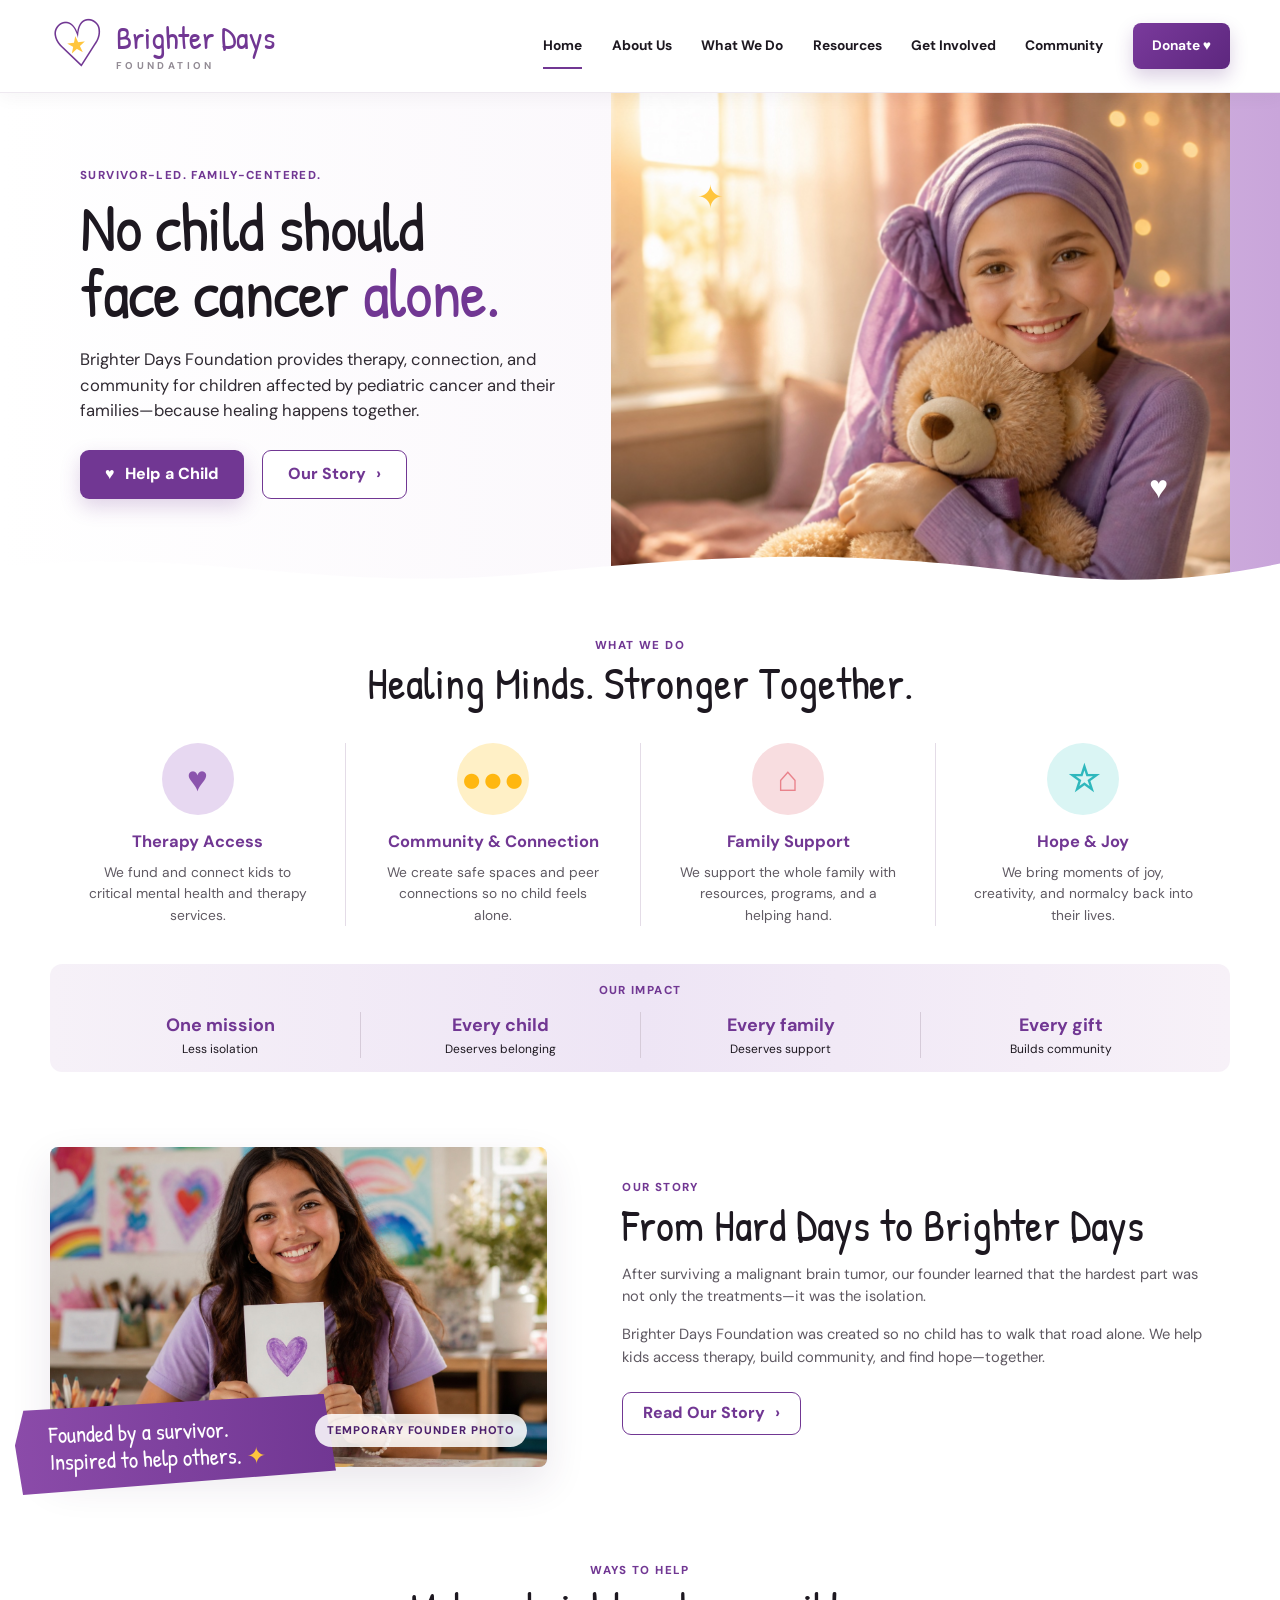
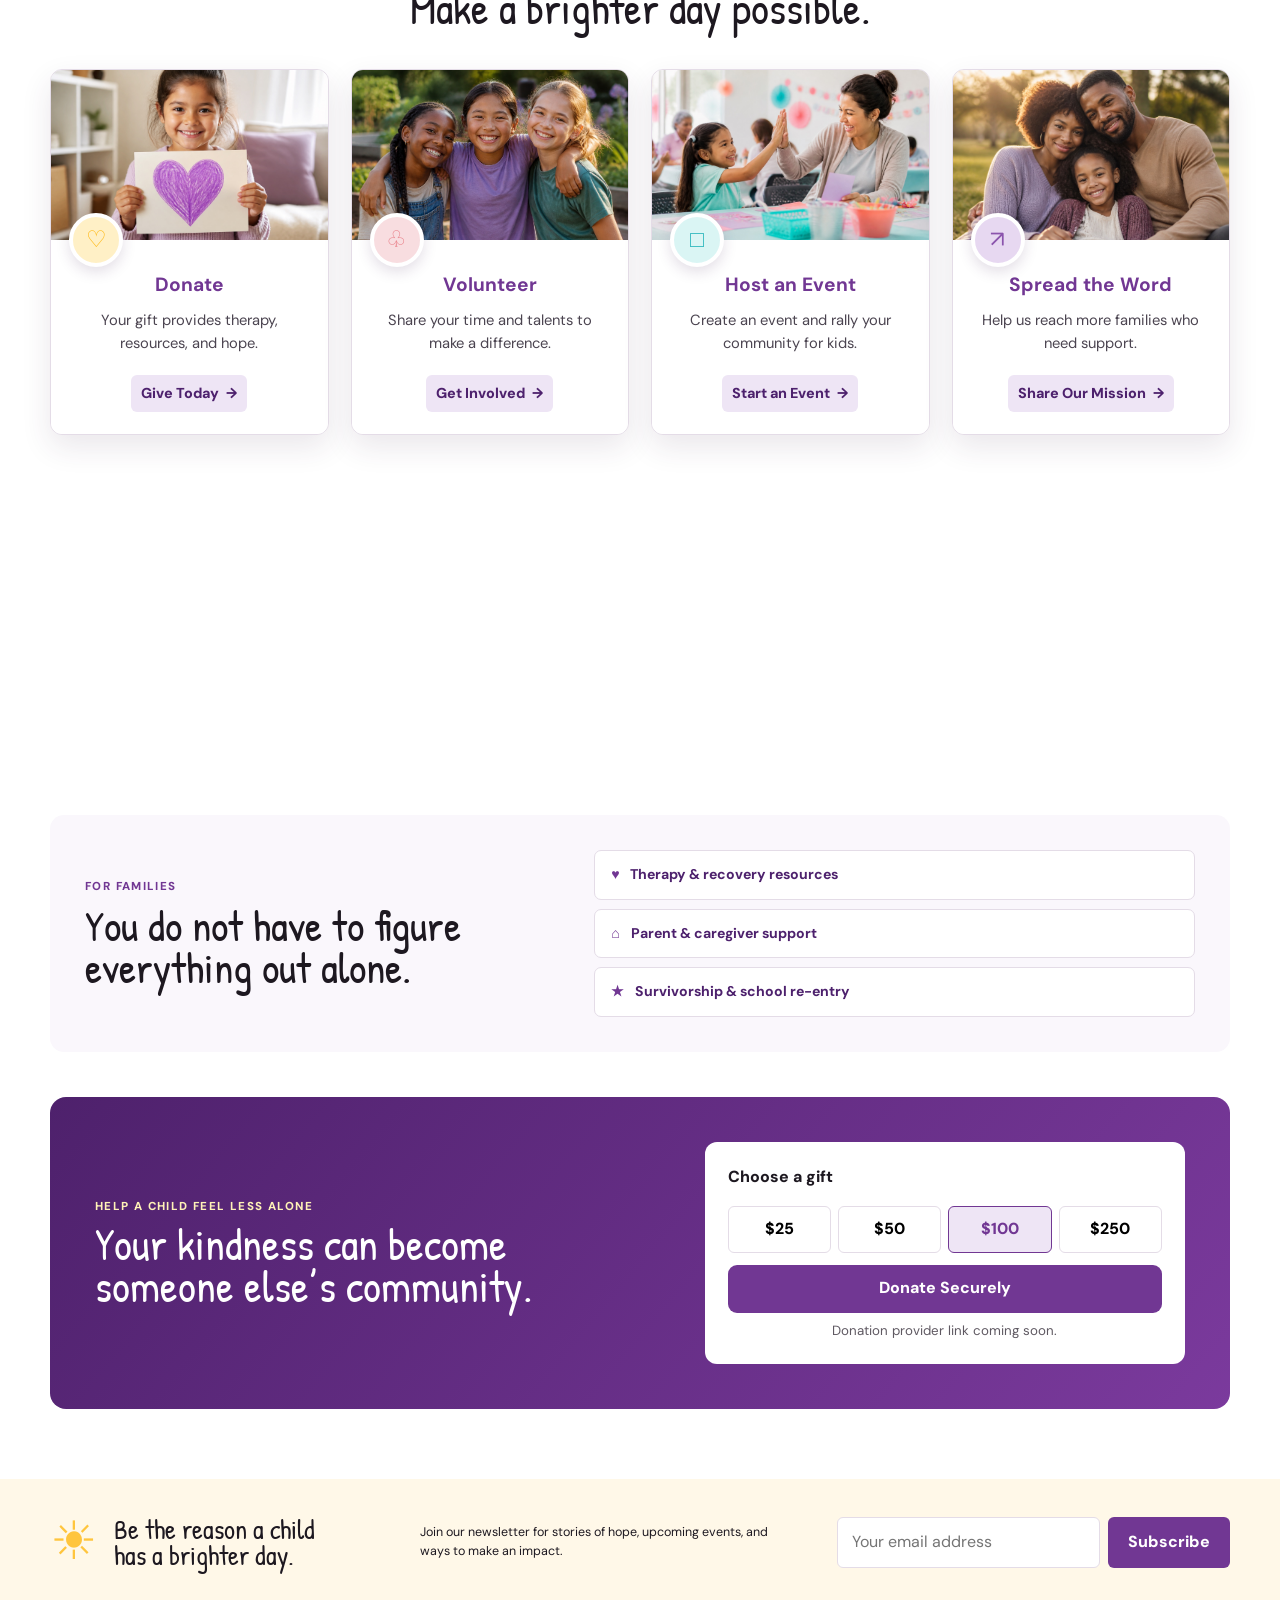
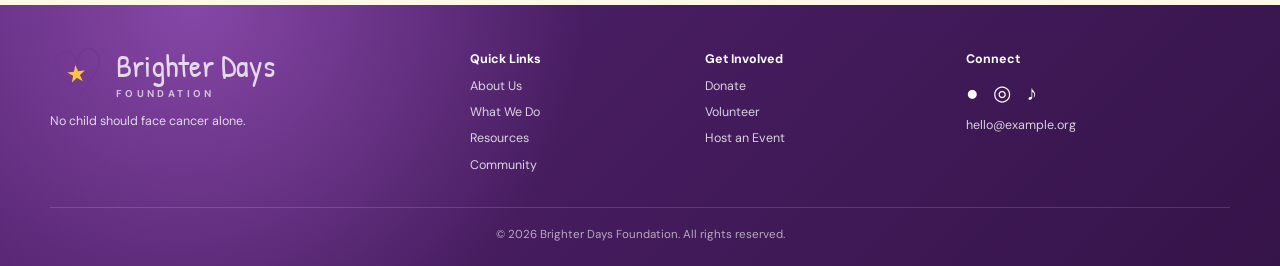
<file: index.html>
<!doctype html>
<html lang="en">
<head>
  <meta charset="utf-8" />
  <meta name="viewport" content="width=device-width, initial-scale=1" />
  <meta name="theme-color" content="#6f3591" />
  <meta name="description" content="Brighter Days Foundation helps children and families affected by pediatric cancer find therapy, connection, resources, and community." />
  <title>Brighter Days Foundation — No Child Should Face Cancer Alone</title>
  <link rel="preconnect" href="https://fonts.googleapis.com">
  <link rel="preconnect" href="https://fonts.gstatic.com" crossorigin>
  <link href="https://fonts.googleapis.com/css2?family=DM+Sans:wght@400;500;600;700;800&amp;family=Patrick+Hand&amp;display=swap" rel="stylesheet">
  <link rel="stylesheet" href="styles.css" />
</head>
<body>
  <a class="skip-link" href="#main">Skip to content</a>

  <header class="site-header">
    <div class="container nav-wrap">
      <a class="brand" href="#top" aria-label="Brighter Days Foundation home">
        <span class="brand-symbol" aria-hidden="true"><span>★</span></span>
        <span class="brand-copy"><strong>Brighter Days</strong><small>Foundation</small></span>
      </a>

      <button class="menu-toggle" type="button" aria-expanded="false" aria-controls="site-nav">
        <span class="sr-only">Toggle navigation</span>
        <span></span><span></span><span></span>
      </button>

      <nav id="site-nav" class="site-nav" aria-label="Primary navigation">
        <a class="active" href="#top">Home</a>
        <a href="#story">About Us</a>
        <a href="#programs">What We Do</a>
        <a href="#resources">Resources</a>
        <a href="#help">Get Involved</a>
        <a href="#community">Community</a>
        <a class="nav-cta" href="#donate">Donate <span aria-hidden="true">♥</span></a>
      </nav>
    </div>
  </header>

  <main id="main">
    <section class="hero" id="top">
      <div class="container hero-grid">
        <div class="hero-copy reveal">
          <p class="eyebrow">Survivor-led. Family-centered.</p>
          <h1>No child should<br>face cancer <em>alone.</em></h1>
          <p class="hero-lede">Brighter Days Foundation provides therapy, connection, and community for children affected by pediatric cancer and their families—because healing happens together.</p>
          <div class="hero-actions">
            <a class="button button-primary" href="#donate"><span aria-hidden="true">♥</span> Help a Child</a>
            <a class="button button-secondary" href="#story">Our Story <span aria-hidden="true">›</span></a>
          </div>
        </div>

        <div class="hero-art reveal delay-1">
          <img src="assets/hero-v2.jpg" alt="Illustrative photo of a smiling child in lavender hugging a teddy bear" />
          <span class="spark spark-a" aria-hidden="true">✦</span>
          <span class="spark spark-b" aria-hidden="true">●</span>
          <span class="spark spark-c" aria-hidden="true">♥</span>
        </div>
      </div>
      <div class="hero-wave" aria-hidden="true">
        <svg viewBox="0 0 1440 90" preserveAspectRatio="none"><path d="M0 42C220 15 365 77 594 51c251-29 372-29 579 1 106 15 195 3 267-14v52H0Z" /></svg>
      </div>
    </section>

    <section class="programs section" id="programs">
      <div class="container">
        <div class="section-heading centered reveal">
          <p class="eyebrow">What we do</p>
          <h2>Healing Minds. Stronger Together.</h2>
        </div>
        <div class="program-grid">
          <article class="program-item reveal">
            <div class="round-icon lilac" aria-hidden="true">♥</div>
            <h3>Therapy Access</h3>
            <p>We fund and connect kids to critical mental health and therapy services.</p>
          </article>
          <article class="program-item reveal delay-1">
            <div class="round-icon gold" aria-hidden="true">●●●</div>
            <h3>Community &amp; Connection</h3>
            <p>We create safe spaces and peer connections so no child feels alone.</p>
          </article>
          <article class="program-item reveal delay-1">
            <div class="round-icon coral" aria-hidden="true">⌂</div>
            <h3>Family Support</h3>
            <p>We support the whole family with resources, programs, and a helping hand.</p>
          </article>
          <article class="program-item reveal delay-2">
            <div class="round-icon aqua" aria-hidden="true">☆</div>
            <h3>Hope &amp; Joy</h3>
            <p>We bring moments of joy, creativity, and normalcy back into their lives.</p>
          </article>
        </div>

        <div class="impact-panel reveal" aria-label="Our impact">
          <p class="eyebrow">Our impact</p>
          <div class="impact-grid">
            <div><strong>One mission</strong><span>Less isolation</span></div>
            <div><strong>Every child</strong><span>Deserves belonging</span></div>
            <div><strong>Every family</strong><span>Deserves support</span></div>
            <div><strong>Every gift</strong><span>Builds community</span></div>
          </div>
        </div>
      </div>
    </section>

    <section class="story section" id="story">
      <div class="container story-grid">
        <div class="story-visual reveal">
          <img src="assets/founder-placeholder.jpg" alt="Temporary illustrative photo of a young founder holding artwork with a purple heart" />
          <span class="photo-label">Temporary founder photo</span>
          <div class="paint-quote">Founded by a survivor.<br>Inspired to help others. <span aria-hidden="true">✦</span></div>
        </div>
        <div class="story-copy reveal delay-1">
          <p class="eyebrow">Our story</p>
          <h2>From Hard Days to Brighter Days</h2>
          <p>After surviving a malignant brain tumor, our founder learned that the hardest part was not only the treatments—it was the isolation.</p>
          <p>Brighter Days Foundation was created so no child has to walk that road alone. We help kids access therapy, build community, and find hope—together.</p>
          <a class="button button-secondary" href="#community">Read Our Story <span aria-hidden="true">›</span></a>
        </div>
      </div>
    </section>

    <section class="help section" id="help">
      <div class="container">
        <div class="section-heading centered reveal"><p class="eyebrow">Ways to help</p><h2>Make a brighter day possible.</h2></div>
        <div class="help-grid">
          <article class="help-card reveal">
            <div class="card-art"><img src="assets/donate-placeholder.jpg" alt="Temporary illustrative photo of a child holding a hand-drawn purple heart" /></div>
            <div class="help-icon gold" aria-hidden="true">♡</div>
            <div class="help-card-body"><h3>Donate</h3><p>Your gift provides therapy, resources, and hope.</p><a href="#donate">Give Today <span aria-hidden="true">→</span></a></div>
          </article>
          <article class="help-card reveal delay-1">
            <div class="card-art"><img src="assets/volunteer-placeholder.jpg" alt="Temporary illustrative photo of three friends together in a community garden" /></div>
            <div class="help-icon coral" aria-hidden="true">♧</div>
            <div class="help-card-body"><h3>Volunteer</h3><p>Share your time and talents to make a difference.</p><a href="mailto:hello@example.org">Get Involved <span aria-hidden="true">→</span></a></div>
          </article>
          <article class="help-card reveal delay-1">
            <div class="card-art"><img src="assets/event-placeholder.jpg" alt="Temporary illustrative photo of a child and volunteer high-fiving at a craft event" /></div>
            <div class="help-icon aqua" aria-hidden="true">□</div>
            <div class="help-card-body"><h3>Host an Event</h3><p>Create an event and rally your community for kids.</p><a href="mailto:hello@example.org">Start an Event <span aria-hidden="true">→</span></a></div>
          </article>
          <article class="help-card reveal delay-2">
            <div class="card-art"><img src="assets/share-placeholder.jpg" alt="Temporary illustrative photo of a family together outdoors" /></div>
            <div class="help-icon lilac" aria-hidden="true">↗</div>
            <div class="help-card-body"><h3>Spread the Word</h3><p>Help us reach more families who need support.</p><a href="#community">Share Our Mission <span aria-hidden="true">→</span></a></div>
          </article>
        </div>
      </div>
    </section>

    <section class="testimonial" id="community">
      <div class="container testimonial-inner reveal">
        <span class="quote-mark" aria-hidden="true">“</span>
        <blockquote>Brighter Days helps children find a place to talk, to heal, and to feel like they belong again.</blockquote>
        <p>— The Brighter Days promise</p>
        <div class="sun-heart" aria-hidden="true">♡</div>
      </div>
    </section>

    <section class="resources section" id="resources">
      <div class="container resource-wrap reveal">
        <div><p class="eyebrow">For families</p><h2>You do not have to figure everything out alone.</h2></div>
        <div class="resource-links">
          <a href="#resources"><span aria-hidden="true">♥</span> Therapy &amp; recovery resources</a>
          <a href="#resources"><span aria-hidden="true">⌂</span> Parent &amp; caregiver support</a>
          <a href="#resources"><span aria-hidden="true">★</span> Survivorship &amp; school re-entry</a>
        </div>
      </div>
    </section>

    <section class="donate section" id="donate">
      <div class="container donate-card reveal">
        <div><p class="eyebrow light">Help a child feel less alone</p><h2>Your kindness can become someone else’s community.</h2></div>
        <div class="donate-panel">
          <p>Choose a gift</p>
          <div class="amount-grid" role="group" aria-label="Donation amounts">
            <button type="button">$25</button><button type="button">$50</button><button type="button" class="selected">$100</button><button type="button">$250</button>
          </div>
          <a class="button donate-button" href="#">Donate Securely</a>
          <small>Donation provider link coming soon.</small>
        </div>
      </div>
    </section>

    <section class="newsletter" aria-labelledby="newsletter-title">
      <div class="container newsletter-wrap">
        <div class="newsletter-message"><span aria-hidden="true">☀</span><h2 id="newsletter-title">Be the reason a child<br>has a brighter day.</h2></div>
        <p>Join our newsletter for stories of hope, upcoming events, and ways to make an impact.</p>
        <form class="newsletter-form" action="#" method="post" onsubmit="return false;">
          <label class="sr-only" for="email">Email address</label>
          <input id="email" type="email" autocomplete="email" placeholder="Your email address" required />
          <button type="submit">Subscribe</button>
        </form>
      </div>
    </section>
  </main>

  <footer class="site-footer">
    <div class="container footer-grid">
      <div><a class="brand footer-brand" href="#top"><span class="brand-symbol" aria-hidden="true"><span>★</span></span><span class="brand-copy"><strong>Brighter Days</strong><small>Foundation</small></span></a><p>No child should face cancer alone.</p></div>
      <div class="footer-links"><strong>Quick Links</strong><a href="#story">About Us</a><a href="#programs">What We Do</a><a href="#resources">Resources</a><a href="#community">Community</a></div>
      <div class="footer-links"><strong>Get Involved</strong><a href="#donate">Donate</a><a href="mailto:hello@example.org">Volunteer</a><a href="mailto:hello@example.org">Host an Event</a></div>
      <div class="footer-contact"><strong>Connect</strong><div class="socials" aria-label="Social media"><span aria-hidden="true">●</span><span aria-hidden="true">◎</span><span aria-hidden="true">♪</span></div><a href="mailto:hello@example.org">hello@example.org</a></div>
    </div>
    <div class="container footer-bottom">© <span id="year"></span> Brighter Days Foundation. All rights reserved.</div>
  </footer>

  <script src="script.js"></script>
</body>
</html>
</file>
<file: styles.css>
:root {
  --purple: #713793;
  --purple-dark: #4d216d;
  --purple-soft: #eee5f5;
  --gold: #ffc53d;
  --coral: #f18d96;
  --aqua: #38bdc2;
  --ink: #1d1820;
  --muted: #5f5962;
  --paper: #fff;
  --cream: #fff8e8;
  --border: #e4dce7;
  --shadow: 0 16px 40px rgba(67, 32, 84, .11);
  --container: 1180px;
}

* { box-sizing: border-box; }
html { scroll-behavior: smooth; scroll-padding-top: 86px; }
body { margin: 0; font-family: "DM Sans", sans-serif; color: var(--ink); background: var(--paper); line-height: 1.55; }
a { color: inherit; }
button, input { font: inherit; }
.container { width: min(calc(100% - 40px), var(--container)); margin-inline: auto; }
.section { padding: 70px 0; }
.sr-only { position: absolute; width: 1px; height: 1px; padding: 0; margin: -1px; overflow: hidden; clip: rect(0, 0, 0, 0); white-space: nowrap; border: 0; }
.skip-link { position: fixed; top: -100px; left: 16px; z-index: 9999; padding: 11px 16px; border-radius: 8px; background: var(--purple-dark); color: #fff; }
.skip-link:focus { top: 12px; }
:focus-visible { outline: 3px solid var(--gold); outline-offset: 3px; }

.site-header { position: sticky; top: 0; z-index: 1000; background: rgba(255,255,255,.96); border-bottom: 1px solid #eee9f0; box-shadow: 0 3px 18px rgba(57,31,65,.05); }
.nav-wrap { min-height: 92px; display: flex; align-items: center; justify-content: space-between; gap: 30px; }
.brand { display: inline-flex; align-items: center; gap: 12px; text-decoration: none; color: var(--purple); flex: 0 0 auto; }
.brand-symbol { width: 54px; height: 46px; display: grid; place-items: center; position: relative; font-size: 1.45rem; color: var(--gold); transform: rotate(-7deg); }
.brand-symbol::before { content: "♡"; position: absolute; inset: -11px 0 0; color: var(--purple); font: 4rem/1 "Patrick Hand", cursive; }
.brand-symbol span { position: relative; z-index: 1; }
.brand-copy { display: flex; flex-direction: column; line-height: 1; }
.brand-copy strong { font: 2rem/1 "Patrick Hand", cursive; }
.brand-copy small { margin-top: 7px; text-transform: uppercase; letter-spacing: .34em; color: #928b94; font-size: .62rem; font-weight: 700; }
.site-nav { display: flex; align-items: center; gap: clamp(16px, 2.3vw, 30px); }
.site-nav a { position: relative; text-decoration: none; font-size: .86rem; font-weight: 700; white-space: nowrap; }
.site-nav a:not(.nav-cta)::after { content: ""; position: absolute; left: 0; right: 100%; bottom: -12px; height: 2px; background: var(--purple); transition: right .2s ease; }
.site-nav a:hover::after, .site-nav a.active::after { right: 0; }
.nav-cta { padding: 12px 19px; color: #fff; border-radius: 8px; background: linear-gradient(135deg, #7a3a9c, #5d277e); box-shadow: 0 8px 18px rgba(92,39,126,.22); }
.menu-toggle { display: none; width: 44px; height: 44px; padding: 0; border: 0; background: transparent; align-items: center; justify-content: center; flex-direction: column; gap: 5px; cursor: pointer; }
.menu-toggle span:not(.sr-only) { width: 23px; height: 2px; background: var(--purple-dark); }

.hero { position: relative; overflow: hidden; min-height: 510px; background: linear-gradient(90deg, #fff 0%, #fbf8fc 49%, #e8d9ef 49%, #c9a5da 100%); }
.hero-grid { min-height: 510px; display: grid; grid-template-columns: .95fr 1.05fr; align-items: center; }
.hero-copy { position: relative; z-index: 2; max-width: 560px; padding: 58px 35px 88px 30px; }
.eyebrow { margin: 0 0 8px; color: var(--purple); font-size: .72rem; font-weight: 800; letter-spacing: .12em; text-transform: uppercase; }
.eyebrow.light { color: #fff2b7; }
h1, h2 { margin: 0; font-family: "Patrick Hand", cursive; font-weight: 400; line-height: .98; }
h1 { font-size: clamp(3.3rem, 5.3vw, 5.4rem); letter-spacing: -.02em; }
h1 em { color: var(--purple); font-style: normal; }
h2 { font-size: clamp(2.2rem, 3.4vw, 3.45rem); }
h3 { margin: 0; color: var(--purple); font-size: 1.03rem; }
.hero-lede { max-width: 510px; margin: 21px 0 0; font-size: 1.04rem; color: #302a32; }
.hero-actions { display: flex; flex-wrap: wrap; gap: 18px; margin-top: 26px; }
.button { min-height: 48px; display: inline-flex; align-items: center; justify-content: center; gap: 10px; padding: 11px 25px; border-radius: 9px; text-decoration: none; font-weight: 800; transition: transform .2s, box-shadow .2s; }
.button:hover { transform: translateY(-2px); }
.button-primary { background: var(--purple); color: #fff; box-shadow: 0 8px 20px rgba(113,55,147,.22); }
.button-secondary { background: #fff; color: var(--purple); border: 1.5px solid var(--purple); }
.hero-art { position: relative; align-self: stretch; min-height: 510px; overflow: hidden; background: linear-gradient(145deg, #d9bce5, #9060ac); }
.hero-art > img { width: 100%; height: 100%; min-height: 510px; display: block; object-fit: cover; object-position: 64% center; }
.photo-label { position: absolute; z-index: 4; right: 22px; bottom: 38px; padding: 8px 12px; border-radius: 999px; background: rgba(255,255,255,.86); color: var(--purple-dark); font-size: .7rem; font-weight: 800; letter-spacing: .08em; text-transform: uppercase; }
.hero-orbit { position: absolute; border: 2px solid rgba(255,255,255,.36); border-radius: 50%; }
.orbit-one { width: 460px; height: 460px; right: -100px; top: -120px; }
.orbit-two { width: 250px; height: 250px; left: -40px; bottom: -100px; }
.spark { position: absolute; z-index: 3; color: var(--gold); }
.spark-a { top: 80px; left: 14%; font-size: 2rem; }.spark-b { top: 60px; right: 14%; }.spark-c { right: 10%; bottom: 90px; font-size: 2rem; color: #fff; }
.hero-wave { position: absolute; z-index: 5; bottom: -1px; left: 0; width: 100%; height: 70px; }
.hero-wave svg { display: block; width: 100%; height: 100%; }.hero-wave path { fill: #fff; }

.section-heading { margin-bottom: 38px; }.centered { text-align: center; }
.programs { padding-top: 34px; }
.program-grid { display: grid; grid-template-columns: repeat(4, 1fr); margin-bottom: 38px; }
.program-item { position: relative; padding: 0 28px; text-align: center; }
.program-item + .program-item { border-left: 1px solid var(--border); }
.program-item p { margin: 7px auto 0; max-width: 220px; font-size: .86rem; color: var(--muted); }
.round-icon { width: 72px; height: 72px; display: grid; place-items: center; margin: 0 auto 14px; border-radius: 50%; font-size: 2.2rem; font-weight: 800; }
.lilac { background: #e7d8f1; color: #8b54ad; }.gold { background: #fff0c6; color: #ffb711; }.coral { background: #f8dde0; color: #e9828b; }.aqua { background: #daf5f4; color: #2fb8bd; }
.impact-panel { padding: 18px 30px 14px; border-radius: 12px; background: linear-gradient(90deg, #f6f1f8, #eee5f5, #f7f1f8); text-align: center; }
.impact-panel .eyebrow { margin-bottom: 12px; }
.impact-grid { display: grid; grid-template-columns: repeat(4, 1fr); }
.impact-grid > div { padding: 0 18px; }.impact-grid > div + div { border-left: 1px solid #d6cbd9; }
.impact-grid strong, .impact-grid span { display: block; }.impact-grid strong { color: var(--purple); font-size: 1.12rem; }.impact-grid span { font-size: .75rem; }

.story { padding-top: 5px; }
.story-grid { display: grid; grid-template-columns: .9fr 1.1fr; gap: 75px; align-items: center; }
.story-visual { position: relative; min-height: 320px; overflow: visible; border-radius: 8px; background: linear-gradient(135deg, #eedff3, #c7dbea); box-shadow: var(--shadow); }
.story-visual > img { width: 100%; height: 320px; display: block; object-fit: cover; border-radius: inherit; }
.story-visual .photo-label { bottom: 20px; right: 20px; }
.paint-quote { position: absolute; z-index: 3; left: -35px; bottom: -23px; width: 320px; padding: 18px 34px; color: #fff; background: linear-gradient(90deg, #8b4ba9, #713793); clip-path: polygon(3% 7%, 97% 0, 100% 85%, 2% 100%, 0 45%); font: 1.45rem/1.18 "Patrick Hand", cursive; transform: rotate(-2deg); }
.paint-quote span { color: var(--gold); }
.story-copy p:not(.eyebrow) { max-width: 590px; color: var(--muted); font-size: .92rem; }.story-copy .button { margin-top: 9px; min-height: 42px; padding: 8px 20px; }

.help { padding-top: 25px; }
.help-grid { display: grid; grid-template-columns: repeat(4, 1fr); gap: 22px; }
.help-card { position: relative; overflow: hidden; padding: 0; border: 1px solid var(--border); border-radius: 12px; background: #fff; text-align: center; box-shadow: 0 12px 30px rgba(62,34,70,.11); transition: transform .2s ease, box-shadow .2s ease; }
.help-card:hover { transform: translateY(-5px); box-shadow: 0 18px 38px rgba(62,34,70,.16); }
.card-art { height: 170px; margin: 0; overflow: hidden; background: #eadcf0; }
.card-art img { width: 100%; height: 100%; display: block; object-fit: cover; }
.help-icon { position: absolute; z-index: 2; top: 143px; left: 18px; width: 54px; height: 54px; display: grid; place-items: center; border: 4px solid #fff; border-radius: 50%; font-size: 1.45rem; box-shadow: 0 5px 14px rgba(67,32,84,.15); }
.help-card-body { min-height: 190px; padding: 30px 22px 22px; background: #fff; }
.help-card h3 { font-size: 1.2rem; }.help-card p { min-height: 52px; margin: 10px 0 14px; color: #4b4450; font-size: .92rem; line-height: 1.5; }.help-card a { display: inline-flex; align-items: center; gap: 7px; padding: 7px 10px; border-radius: 6px; color: var(--purple-dark); background: var(--purple-soft); text-decoration: none; font-size: .9rem; font-weight: 800; }

.testimonial { padding: 25px 0; }
.testimonial-inner { position: relative; min-height: 190px; overflow: hidden; padding: 42px 45% 35px 95px; border-radius: 45% 5% 45% 4% / 18% 10% 20% 14%; color: #fff; background: linear-gradient(90deg, rgba(82,27,119,.96), rgba(99,40,137,.7)), url("assets/testimonial-placeholder.jpg") center / cover no-repeat; }
.quote-mark { position: absolute; left: 50px; top: 22px; font: 5rem/1 Georgia, serif; }.testimonial blockquote { margin: 0; font: 1.65rem/1.2 "Patrick Hand", cursive; }.testimonial p { margin: 12px 0 0; font-size: .8rem; font-weight: 700; }.sun-heart { display: none; }

.resources { padding-bottom: 35px; }
.resource-wrap { display: grid; grid-template-columns: .85fr 1.15fr; gap: 65px; align-items: center; padding: 35px; border-radius: 14px; background: #faf7fc; }
.resource-wrap h2 { font-size: 2.7rem; }.resource-links { display: grid; gap: 9px; }.resource-links a { padding: 13px 16px; border: 1px solid var(--border); border-radius: 7px; background: #fff; color: var(--purple-dark); text-decoration: none; font-size: .88rem; font-weight: 700; }.resource-links span { margin-right: 8px; color: var(--purple); }

.donate { padding-top: 10px; }
.donate-card { display: grid; grid-template-columns: 1fr .85fr; gap: 45px; align-items: center; padding: 45px; border-radius: 16px; color: #fff; background: linear-gradient(130deg, #4e216c, #7b3a9d); }
.donate-card h2 { max-width: 560px; }.donate-panel { padding: 23px; border-radius: 12px; background: #fff; color: var(--ink); }.donate-panel p { margin-top: 0; font-weight: 800; }.amount-grid { display: grid; grid-template-columns: repeat(4,1fr); gap: 7px; }.amount-grid button { padding: 10px 5px; border: 1px solid var(--border); border-radius: 6px; background: #fff; cursor: pointer; font-weight: 800; }.amount-grid button:hover, .amount-grid button.selected { border-color: var(--purple); background: var(--purple-soft); color: var(--purple); }.donate-button { width: 100%; margin-top: 12px; background: var(--purple); color: #fff; }.donate-panel small { display: block; margin-top: 8px; text-align: center; color: var(--muted); }

.newsletter { background: var(--cream); padding: 22px 0; }
.newsletter-wrap { display: grid; grid-template-columns: 1.05fr 1.2fr 1.25fr; align-items: center; gap: 40px; }.newsletter-message { display: flex; align-items: center; gap: 16px; }.newsletter-message span { color: var(--gold); font-size: 3.3rem; }.newsletter-message h2 { font-size: 1.7rem; }.newsletter-wrap > p { margin: 0; font-size: .78rem; }.newsletter-form { display: flex; gap: 8px; }.newsletter-form input { width: 100%; min-width: 0; padding: 12px 14px; border: 1px solid var(--border); border-radius: 6px; }.newsletter-form button { padding: 11px 20px; border: 0; border-radius: 6px; background: var(--purple); color: #fff; font-weight: 800; cursor: pointer; }

.site-footer { padding: 45px 0 22px; color: #fff; background: radial-gradient(circle at 15% 0, #8647a6, transparent 35%), linear-gradient(135deg, #542371, #351449); }
.footer-grid { display: grid; grid-template-columns: 1.4fr .7fr .8fr 1fr; gap: 50px; }.footer-brand { color: #fff; }.footer-brand .brand-copy small { color: rgba(255,255,255,.68); }.footer-grid p, .footer-grid a { color: rgba(255,255,255,.8); }.footer-grid p { font-size: .78rem; }.footer-links, .footer-contact { display: flex; flex-direction: column; gap: 7px; font-size: .78rem; }.footer-links a, .footer-contact a { text-decoration: none; }.socials { display: flex; gap: 15px; font-size: 1.3rem; }.footer-bottom { margin-top: 32px; padding-top: 18px; border-top: 1px solid rgba(255,255,255,.14); color: rgba(255,255,255,.62); font-size: .72rem; text-align: center; }

.reveal { opacity: 0; transform: translateY(18px); transition: opacity .65s ease, transform .65s ease; }.reveal.visible { opacity: 1; transform: none; }.delay-1 { transition-delay: .1s; }.delay-2 { transition-delay: .2s; }

@media (max-width: 960px) {
  .menu-toggle { display: flex; }
  .site-nav { position: absolute; top: 92px; left: 0; right: 0; display: none; align-items: stretch; gap: 0; padding: 10px 20px 20px; background: #fff; border-bottom: 1px solid var(--border); box-shadow: var(--shadow); }
  .site-nav.open { display: flex; flex-direction: column; }.site-nav a { padding: 11px; }.site-nav a::after { display: none; }.nav-cta { margin-top: 6px; text-align: center; }
  .hero-copy { padding-left: 0; }.program-grid, .help-grid { grid-template-columns: 1fr 1fr; gap: 30px 0; }.program-item:nth-child(3) { border-left: 0; }.story-grid { gap: 45px; }.newsletter-wrap { grid-template-columns: 1fr 1fr; }.newsletter-form { grid-column: 1 / -1; }.footer-grid { grid-template-columns: 1.3fr 1fr 1fr; }.footer-contact { grid-column: 2; }
}

@media (max-width: 680px) {
  html { scroll-padding-top: 74px; }.container { width: min(calc(100% - 28px), var(--container)); }.section { padding: 54px 0; }.nav-wrap { min-height: 74px; }.site-nav { top: 74px; }.brand-symbol { width: 42px; }.brand-copy strong { font-size: 1.6rem; }.brand-copy small { font-size: .52rem; }
  .hero { background: #fff; }.hero-grid { grid-template-columns: 1fr; }.hero-copy { padding: 50px 0 40px; }.hero-art { min-height: 390px; }.hero-wave { height: 45px; } h1 { font-size: clamp(3rem, 15vw, 4.5rem); }
  .program-grid, .help-grid, .impact-grid, .story-grid, .resource-wrap, .donate-card, .newsletter-wrap, .footer-grid { grid-template-columns: 1fr; }
  .program-grid { gap: 0; }.program-item { padding: 25px 10px; }.program-item + .program-item { border-left: 0; border-top: 1px solid var(--border); }.impact-grid > div { padding: 10px; }.impact-grid > div + div { border-left: 0; border-top: 1px solid #d6cbd9; }
  .story { padding-top: 20px; }.story-grid { gap: 55px; }.story-visual { min-height: 290px; }.paint-quote { left: -8px; width: min(300px, 90%); }.story-copy { text-align: center; }
  .help-grid { gap: 20px; }.help-card-body { min-height: 0; }.help-card p { min-height: 0; }.testimonial-inner { min-height: 230px; padding: 42px 35px 45px 70px; }.quote-mark { left: 28px; }.testimonial-inner::after, .sun-heart { display: none; }
  .resource-wrap, .donate-card { gap: 28px; padding: 26px 20px; }.amount-grid { grid-template-columns: 1fr 1fr; }.newsletter-wrap { gap: 18px; }.newsletter-form { grid-column: auto; flex-direction: column; }.footer-grid { gap: 28px; }.footer-contact { grid-column: auto; }
}

@media (prefers-reduced-motion: reduce) {
  html { scroll-behavior: auto; }.reveal { opacity: 1; transform: none; transition: none; }.button { transition: none; }
}
</file>
